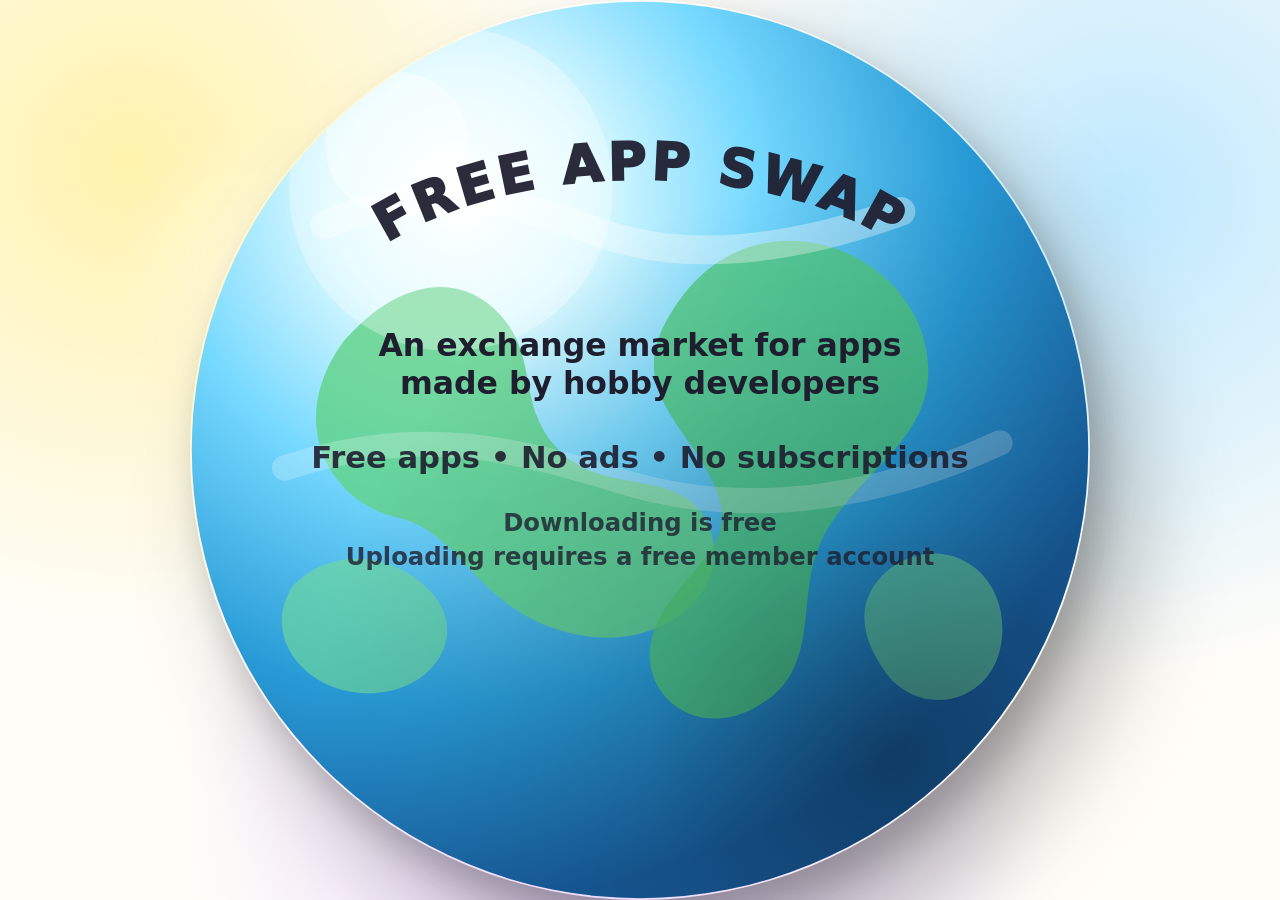
<file: freeappswap/index.html>
<!DOCTYPE html>
<html lang="nl">
<head>
  <meta charset="UTF-8" />
  <meta name="viewport" content="width=device-width, initial-scale=1.0" />
  <title>Free App Swap</title>
  <link rel="stylesheet" href="css/style.css" />
</head>
<body>
  <main class="space" id="space" aria-label="Free App Swap universe">
    <div class="bubble home" id="homeBubble" data-bubble="home">
      <div class="home-globe">
        <svg viewBox="0 0 1000 1000" class="globe-svg" aria-hidden="true">
          <defs>
            <clipPath id="globeClip"><circle cx="500" cy="500" r="498"/></clipPath>
            <radialGradient id="ocean" cx="30%" cy="22%" r="78%">
              <stop offset="0%" stop-color="#ffffff"/>
              <stop offset="18%" stop-color="#dffaff"/>
              <stop offset="42%" stop-color="#76d9ff"/>
              <stop offset="72%" stop-color="#289bd6"/>
              <stop offset="100%" stop-color="#185e9f"/>
            </radialGradient>
            <radialGradient id="shade" cx="78%" cy="84%" r="65%">
              <stop offset="0%" stop-color="rgba(0,0,0,.36)"/>
              <stop offset="42%" stop-color="rgba(0,0,0,.15)"/>
              <stop offset="100%" stop-color="rgba(0,0,0,0)"/>
            </radialGradient>
            <path id="arcTop" d="M 190 292 C 330 170, 670 170, 810 292"/>
          </defs>
          <g clip-path="url(#globeClip)">
            <circle cx="500" cy="500" r="500" fill="url(#ocean)"/>
            <path d="M170,380 C230,310 300,300 345,350 C390,400 360,455 415,505 C465,550 545,520 575,580 C610,655 520,735 410,700 C315,670 300,590 230,575 C155,558 105,470 170,380Z" fill="#62d389" opacity=".82"/>
            <path d="M620,275 C710,245 815,310 820,405 C825,485 750,520 710,585 C665,655 710,740 630,785 C555,828 485,760 520,690 C550,630 610,610 585,545 C560,480 490,440 525,365 C545,325 575,290 620,275Z" fill="#50c878" opacity=".76"/>
            <path d="M115,650 C160,605 230,615 270,660 C312,710 265,775 190,770 C125,766 78,704 115,650Z" fill="#72dc96" opacity=".62"/>
            <path d="M780,630 C840,590 910,635 902,710 C895,780 815,800 775,750 C745,710 735,665 780,630Z" fill="#72dc96" opacity=".55"/>
            <path d="M150,250 C250,205 350,218 445,255 C535,290 650,285 790,235" stroke="white" stroke-width="32" stroke-linecap="round" fill="none" opacity=".35"/>
            <path d="M105,520 C255,470 365,500 480,535 C620,578 770,552 900,492" stroke="white" stroke-width="28" stroke-linecap="round" fill="none" opacity=".22"/>
            <circle cx="500" cy="500" r="500" fill="url(#shade)"/>
            <circle cx="290" cy="210" r="180" fill="white" opacity=".30"/>
            <circle cx="230" cy="160" r="80" fill="white" opacity=".40"/>
          </g>
          <text font-family="system-ui, Segoe UI, sans-serif" font-weight="950" font-size="58" letter-spacing="5" fill="#1e1e2f" opacity=".94">
            <textPath href="#arcTop" startOffset="50%" text-anchor="middle">FREE APP SWAP</textPath>
          </text>
          <text x="500" y="395" text-anchor="middle" font-family="system-ui, Segoe UI, sans-serif" font-weight="850" font-size="35" fill="#1e1e2f">An exchange market for apps</text>
          <text x="500" y="438" text-anchor="middle" font-family="system-ui, Segoe UI, sans-serif" font-weight="850" font-size="35" fill="#1e1e2f">made by hobby developers</text>
          <text x="500" y="520" text-anchor="middle" font-family="system-ui, Segoe UI, sans-serif" font-weight="900" font-size="34" fill="#1e1e2f" opacity=".90">Free apps • No ads • No subscriptions</text>
          <text x="500" y="590" text-anchor="middle" font-family="system-ui, Segoe UI, sans-serif" font-weight="700" font-size="27" fill="#1e1e2f" opacity=".80">Downloading is free</text>
          <text x="500" y="628" text-anchor="middle" font-family="system-ui, Segoe UI, sans-serif" font-weight="700" font-size="27" fill="#1e1e2f" opacity=".80">Uploading requires a free member account</text>
        </svg>
      </div>
    </div>

    <div class="bubble search" id="searchBubble" data-bubble="search"></div>
    <div class="bubble account active" id="accountBubble" data-bubble="account"></div>
    <div class="bubble download hidden" id="downloadBubble" data-bubble="download"></div>
    <div class="bubble upload hidden" id="uploadBubble" data-bubble="upload"></div>
  </main>

  <script src="js/dataStore.js"></script>
  <script src="js/bubbles.js"></script>
  <script src="js/account.js"></script>
  <script src="js/search.js"></script>
  <script src="js/download.js"></script>
  <script src="js/upload.js"></script>
  <script src="js/universe.js"></script>
</body>
</html>
</file>
<file: freeappswap/css/style.css>
:root {
  --text: #111733;
  --bg1: #fff3ad;
  --bg2: #bfe9ff;
  --bg3: #e7d2ff;
  --ease: cubic-bezier(.08,.76,.08,1);
}

* { box-sizing: border-box; }

html, body {
  margin: 0;
  width: 100%;
  height: 100%;
  overflow: hidden;
  font-family: system-ui, -apple-system, BlinkMacSystemFont, "Segoe UI", sans-serif;
  color: var(--text);
}

body {
  background:
    radial-gradient(circle at 10% 18%, var(--bg1), transparent 34%),
    radial-gradient(circle at 88% 22%, var(--bg2), transparent 36%),
    radial-gradient(circle at 48% 88%, var(--bg3), transparent 42%),
    #fffdf8;
}

body::before {
  content: "";
  position: fixed;
  inset: 0;
  pointer-events: none;
  background:
    radial-gradient(circle at 20% 30%, rgba(255,255,255,.42), transparent 12%),
    radial-gradient(circle at 75% 65%, rgba(255,255,255,.22), transparent 14%);
  opacity: .8;
}

.space {
  position: relative;
  width: 100vw;
  height: 100vh;
  perspective: 1200px;
}

.bubble {
  position: absolute;
  left: var(--x, 50%);
  top: var(--y, 50%);
  width: var(--size, 200px);
  height: var(--size, 200px);
  border-radius: 50%;
  display: grid;
  place-items: center;
  text-align: center;
  padding: var(--pad, 28px);
  opacity: var(--opacity, 1);
  transform: translate(-50%, -50%) translate3d(var(--dx, 0px), var(--dy, 0px), var(--z, 0px)) scale(var(--scale, 1));
  transition:
    left var(--time, 4200ms) var(--ease),
    top var(--time, 4200ms) var(--ease),
    width var(--time, 4200ms) var(--ease),
    height var(--time, 4200ms) var(--ease),
    padding var(--time, 4200ms) var(--ease),
    transform var(--time, 4200ms) var(--ease),
    opacity 1600ms ease,
    filter 1100ms ease;
  user-select: none;
  cursor: pointer;
  overflow: hidden;
  pointer-events: var(--pointer, auto);
  animation: slowDrift var(--drift-time, 90s) ease-in-out infinite alternate;
  background:
    radial-gradient(circle at 22% 17%, rgba(255,255,255,1) 0%, rgba(255,255,255,.82) 11%, rgba(255,255,255,.20) 30%, transparent 44%),
    radial-gradient(circle at 82% 86%, rgba(0,0,0,.36) 0%, rgba(0,0,0,.18) 29%, transparent 56%),
    var(--planet, linear-gradient(135deg,#fff,#ddd));
  box-shadow:
    inset -34px -42px 62px rgba(0,0,0,.24),
    inset 25px 25px 46px rgba(255,255,255,.54),
    28px 40px 72px rgba(0,0,0,.27),
    8px 13px 22px rgba(0,0,0,.16);
}

.bubble::after {
  content: "";
  position: absolute;
  inset: 8%;
  border-radius: 50%;
  background: radial-gradient(circle at 23% 17%, rgba(255,255,255,.70), transparent 30%);
  pointer-events: none;
}

.bubble:hover { filter: brightness(1.05) saturate(1.05); }

.home {
  --size: min(100vh, 100vw);
  --x: 50%;
  --y: 50%;
  --z: 0px;
  --scale: 1;
  --pad: 0px;
  cursor: default;
  background: none;
  box-shadow: 42px 58px 100px rgba(0,0,0,.28), 12px 20px 36px rgba(0,0,0,.18);
  animation: none;
}
.home::after { display: none; }
.home-globe, .globe-svg { width: 100%; height: 100%; display: block; border-radius: 50%; }

.search { --planet: linear-gradient(135deg, #fff9b8 0%, #ffd36b 42%, #ff8b4a 72%, #d85b2e 100%); animation: none; }
.account { --planet: linear-gradient(135deg, #ffffff 0%, #ffffff 42%, #f6f8ff 64%, #cfd8ec 100%); }
.download { --planet: linear-gradient(135deg, #7affd8 0%, #45c7ff 46%, #1671ca 100%); }
.upload { --planet: linear-gradient(135deg, #ffe479 0%, #ff8abf 50%, #c44aa6 100%); }
.hidden { opacity: 0; pointer-events: none; }

.bubble-content {
  position: relative;
  z-index: 2;
  width: 78%;
  max-width: 78%;
  display: grid;
  gap: 10px;
  place-items: center;
}

.bubble-title {
  font-size: clamp(1rem, 2vw, 2.2rem);
  font-weight: 950;
  line-height: 1;
  text-shadow: 0 2px 1px rgba(255,255,255,.34);
}

.bubble-text,
.bubble-list,
.bubble-form {
  width: 100%;
  font-size: clamp(.72rem, 1.15vw, 1rem);
  font-weight: 700;
}

.bubble-list {
  display: grid;
  gap: 8px;
}

.planet-button,
.bubble-form input,
.bubble-form button {
  width: 100%;
  border: 0;
  border-radius: 999px;
  padding: .65em .95em;
  font: inherit;
  color: var(--text);
  background: rgba(255,255,255,.42);
  box-shadow: inset 0 1px 4px rgba(255,255,255,.55), 0 4px 12px rgba(0,0,0,.08);
}

.planet-button,
.bubble-form button { cursor: pointer; font-weight: 900; }
.bubble-form input::placeholder { color: rgba(17,23,51,.62); }
.status { min-height: 1.3em; font-size: .82em; font-weight: 800; opacity: .75; }
.json-link { font-size: .72em; opacity: .62; text-decoration: underline; cursor: pointer; }

@keyframes slowDrift {
  0% { margin-left: calc(var(--drift-x, 4px) * -1); margin-top: calc(var(--drift-y, 3px) * .55); }
  50% { margin-left: calc(var(--drift-x, 4px) * .35); margin-top: calc(var(--drift-y, 3px) * -1); }
  100% { margin-left: var(--drift-x, 4px); margin-top: var(--drift-y, 3px); }
}

@media (max-width: 720px) {
  .bubble-content { width: 82%; max-width: 82%; }
  .bubble-title { font-size: clamp(.9rem, 4vw, 1.8rem); }
  .bubble-text, .bubble-list, .bubble-form { font-size: clamp(.62rem, 3vw, .9rem); }
}
</file>
